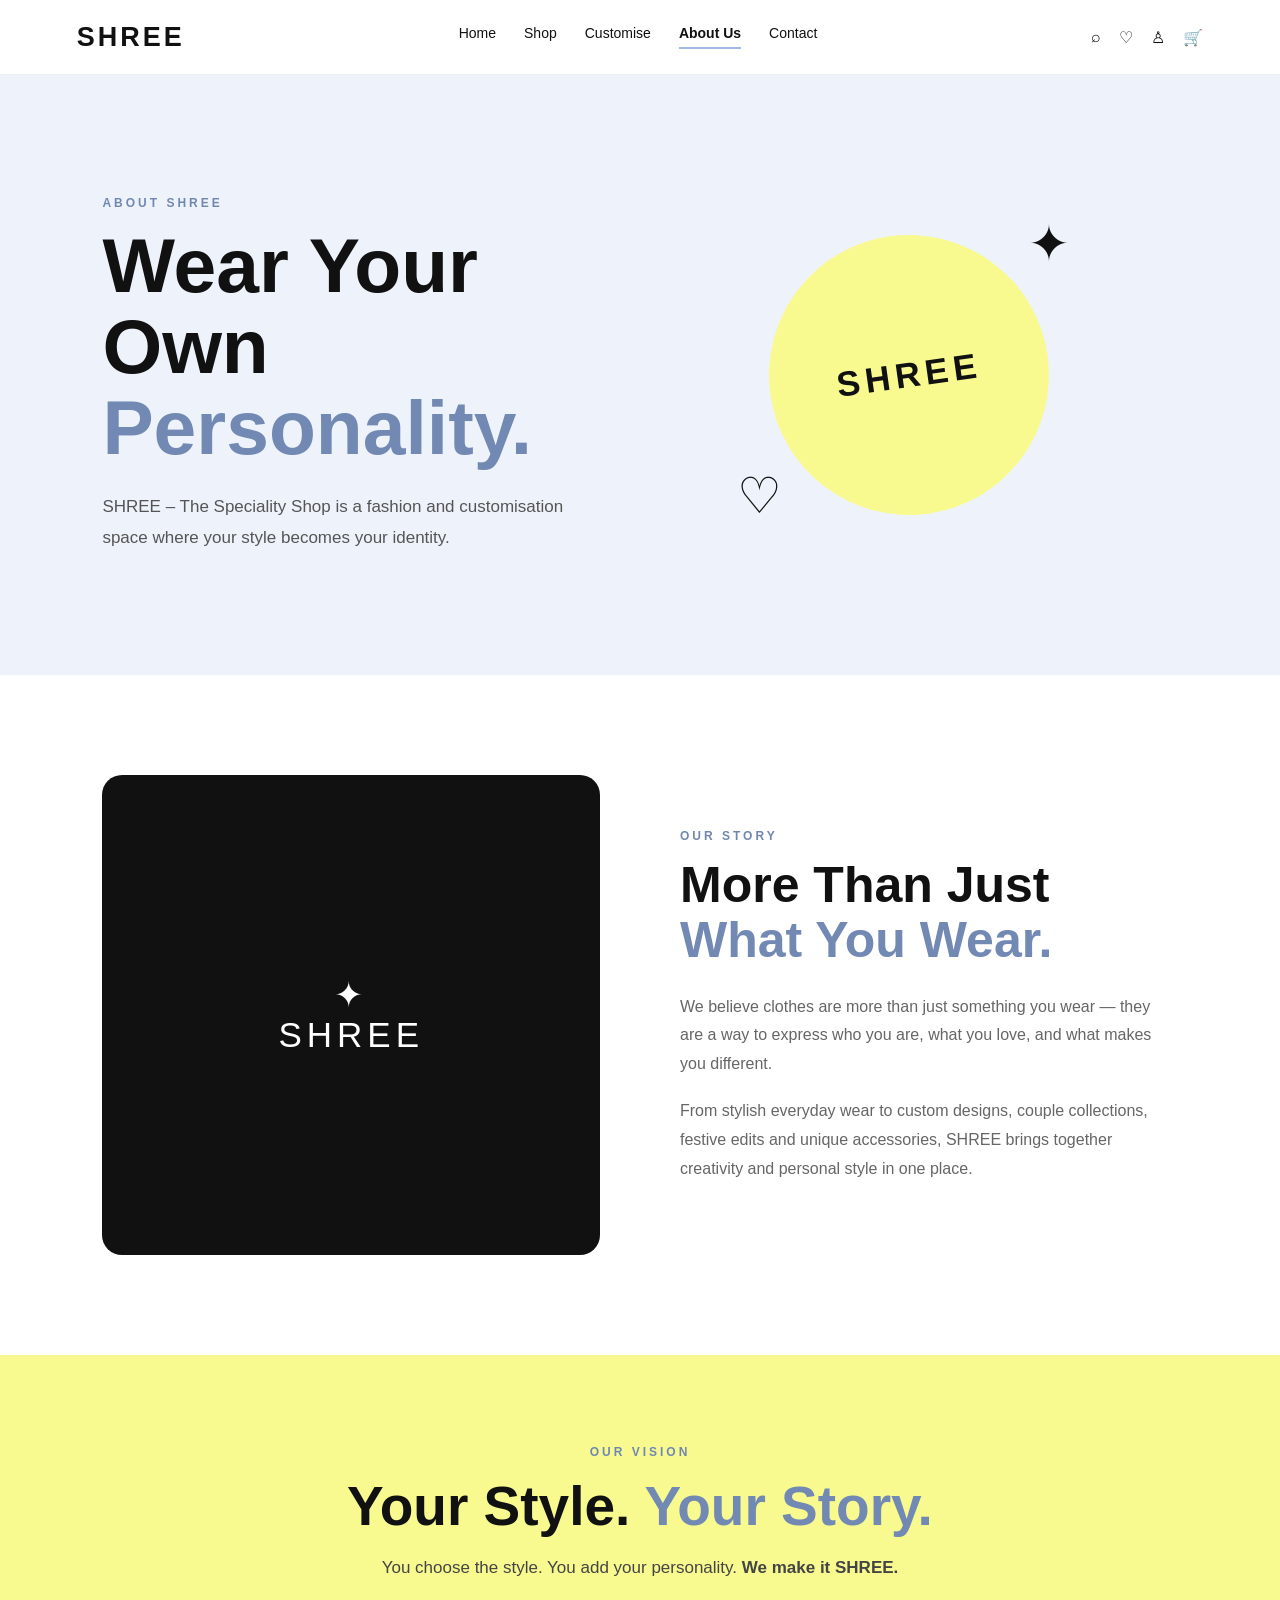
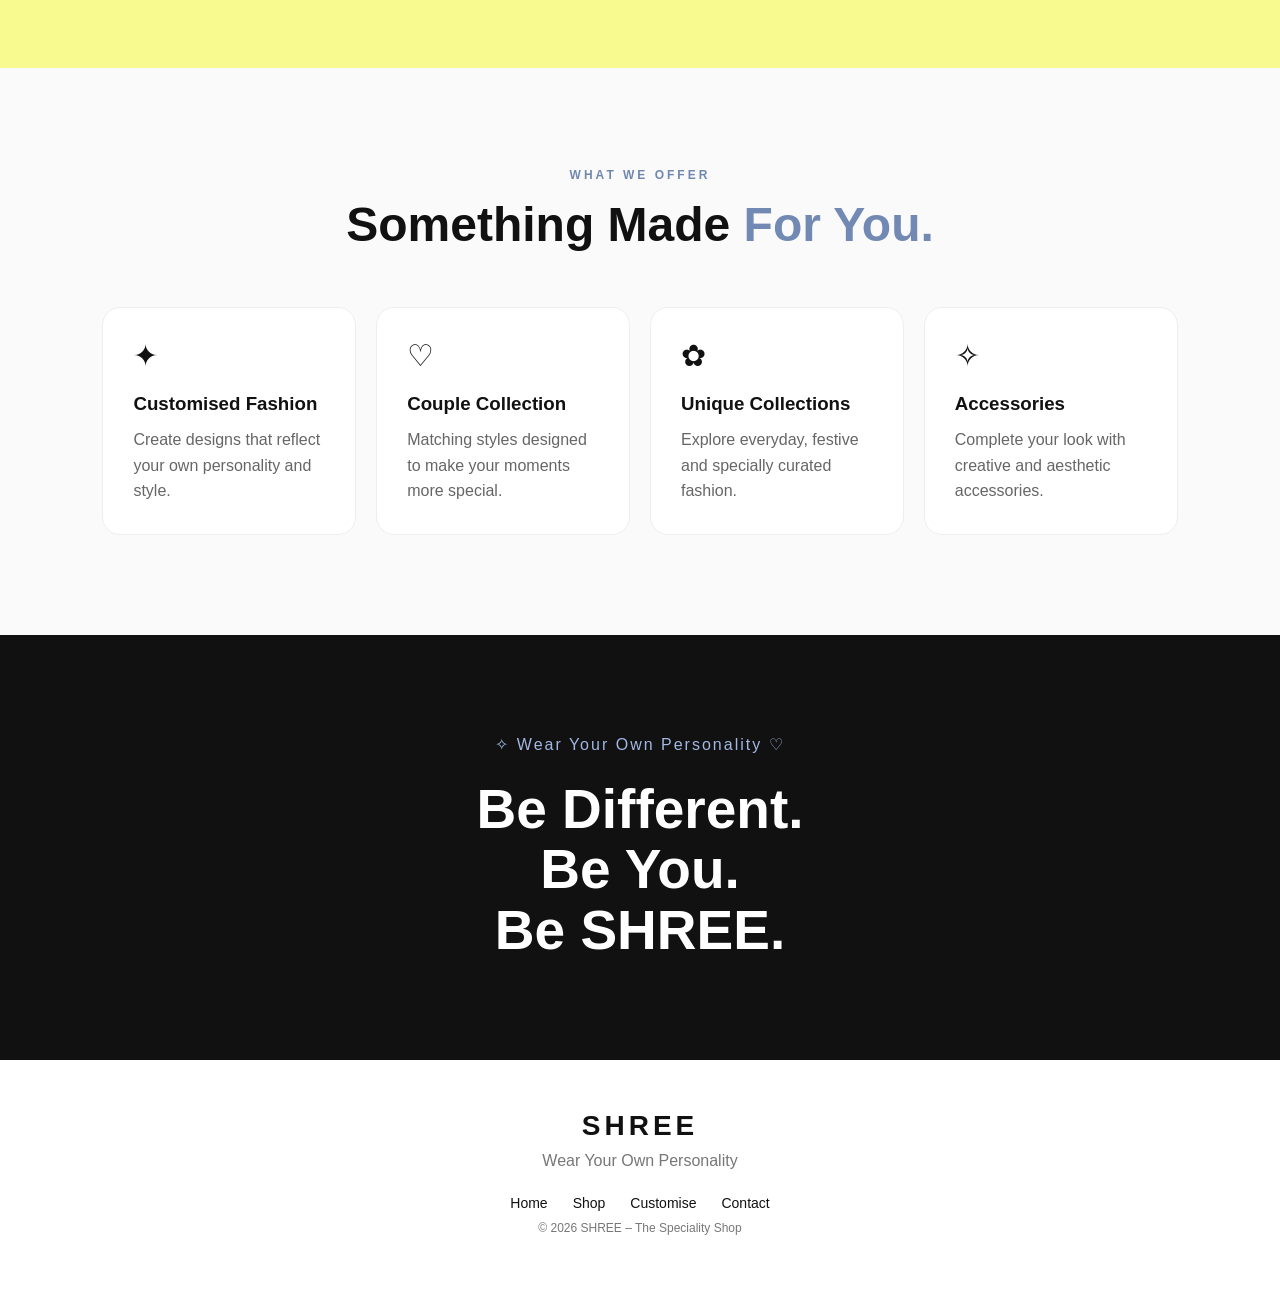
<file: about.html>
<!DOCTYPE html>
<html lang="en">
<head>
    <meta charset="UTF-8">
    <meta name="viewport" content="width=device-width, initial-scale=1.0">

    <title>About Us | SHREE</title>

    <link rel="stylesheet" href="about.css">
</head>

<body>

<!-- NAVBAR -->

<header class="navbar">

    <div class="logo">
        SHREE
    </div>

    <nav>
        <a href="index.html">Home</a>
        <a href="products.html">Shop</a>
        <a href="customise.html">Customise</a>
        <a href="about.html" class="active">About Us</a>
        <a href="contact.html">Contact</a>
    </nav>

    <div class="nav-icons">
        <span>⌕</span>
        <a href="wishlist.html">♡</a>
        <a href="login.html">♙</a>
        <a href="cart.html">🛒</a>
    </div>

</header>


<!-- ABOUT HERO -->

<section class="about-hero">

    <div class="about-text">

        <p class="small-title">
            ABOUT SHREE
        </p>

        <h1>
            Wear Your Own
            <span>Personality.</span>
        </h1>

        <p>
            SHREE – The Speciality Shop is a fashion and
            customisation space where your style becomes
            your identity.
        </p>

    </div>

    <div class="about-art">

        <div class="circle">
            SHREE
        </div>

        <span class="star">✦</span>
        <span class="heart">♡</span>

    </div>

</section>


<!-- OUR STORY -->

<section class="story">

    <div class="story-image">
        <div>
            ✦
            <br>
            SHREE
        </div>
    </div>

    <div class="story-content">

        <p class="small-title">
            OUR STORY
        </p>

        <h2>
            More Than Just
            <br>
            <span>What You Wear.</span>
        </h2>

        <p>
            We believe clothes are more than just something
            you wear — they are a way to express who you are,
            what you love, and what makes you different.
        </p>

        <p>
            From stylish everyday wear to custom designs,
            couple collections, festive edits and unique
            accessories, SHREE brings together creativity
            and personal style in one place.
        </p>

    </div>

</section>


<!-- OUR VISION -->

<section class="vision">

    <p class="small-title">
        OUR VISION
    </p>

    <h2>
        Your Style.
        <span>Your Story.</span>
    </h2>

    <p>
        You choose the style.
        You add your personality.
        <strong>We make it SHREE.</strong>
    </p>

</section>


<!-- WHAT WE OFFER -->

<section class="offer-section">

    <div class="section-heading">

        <p class="small-title">
            WHAT WE OFFER
        </p>

        <h2>
            Something Made
            <span>For You.</span>
        </h2>

    </div>


    <div class="offer-grid">

        <div class="offer-card">
            <div class="icon">✦</div>

            <h3>
                Customised Fashion
            </h3>

            <p>
                Create designs that reflect your
                own personality and style.
            </p>
        </div>


        <div class="offer-card">
            <div class="icon">♡</div>

            <h3>
                Couple Collection
            </h3>

            <p>
                Matching styles designed to make
                your moments more special.
            </p>
        </div>


        <div class="offer-card">
            <div class="icon">✿</div>

            <h3>
                Unique Collections
            </h3>

            <p>
                Explore everyday, festive and
                specially curated fashion.
            </p>
        </div>


        <div class="offer-card">
            <div class="icon">✧</div>

            <h3>
                Accessories
            </h3>

            <p>
                Complete your look with creative
                and aesthetic accessories.
            </p>
        </div>

    </div>

</section>


<!-- BRAND STATEMENT -->

<section class="brand-statement">

    <p>
        ✧ Wear Your Own Personality ♡
    </p>

    <h2>
        Be Different.
        <br>
        Be You.
        <br>
        Be SHREE.
    </h2>

</section>


<!-- FOOTER -->

<footer>

    <div class="footer-logo">
        SHREE
    </div>

    <p>
        Wear Your Own Personality
    </p>

    <div class="footer-links">

        <a href="index.html">Home</a>
        <a href="products.html">Shop</a>
        <a href="customise.html">Customise</a>
        <a href="contact.html">Contact</a>

    </div>

    <p class="copyright">
        © 2026 SHREE – The Speciality Shop
    </p>

</footer>

</body>
</html>
</file>
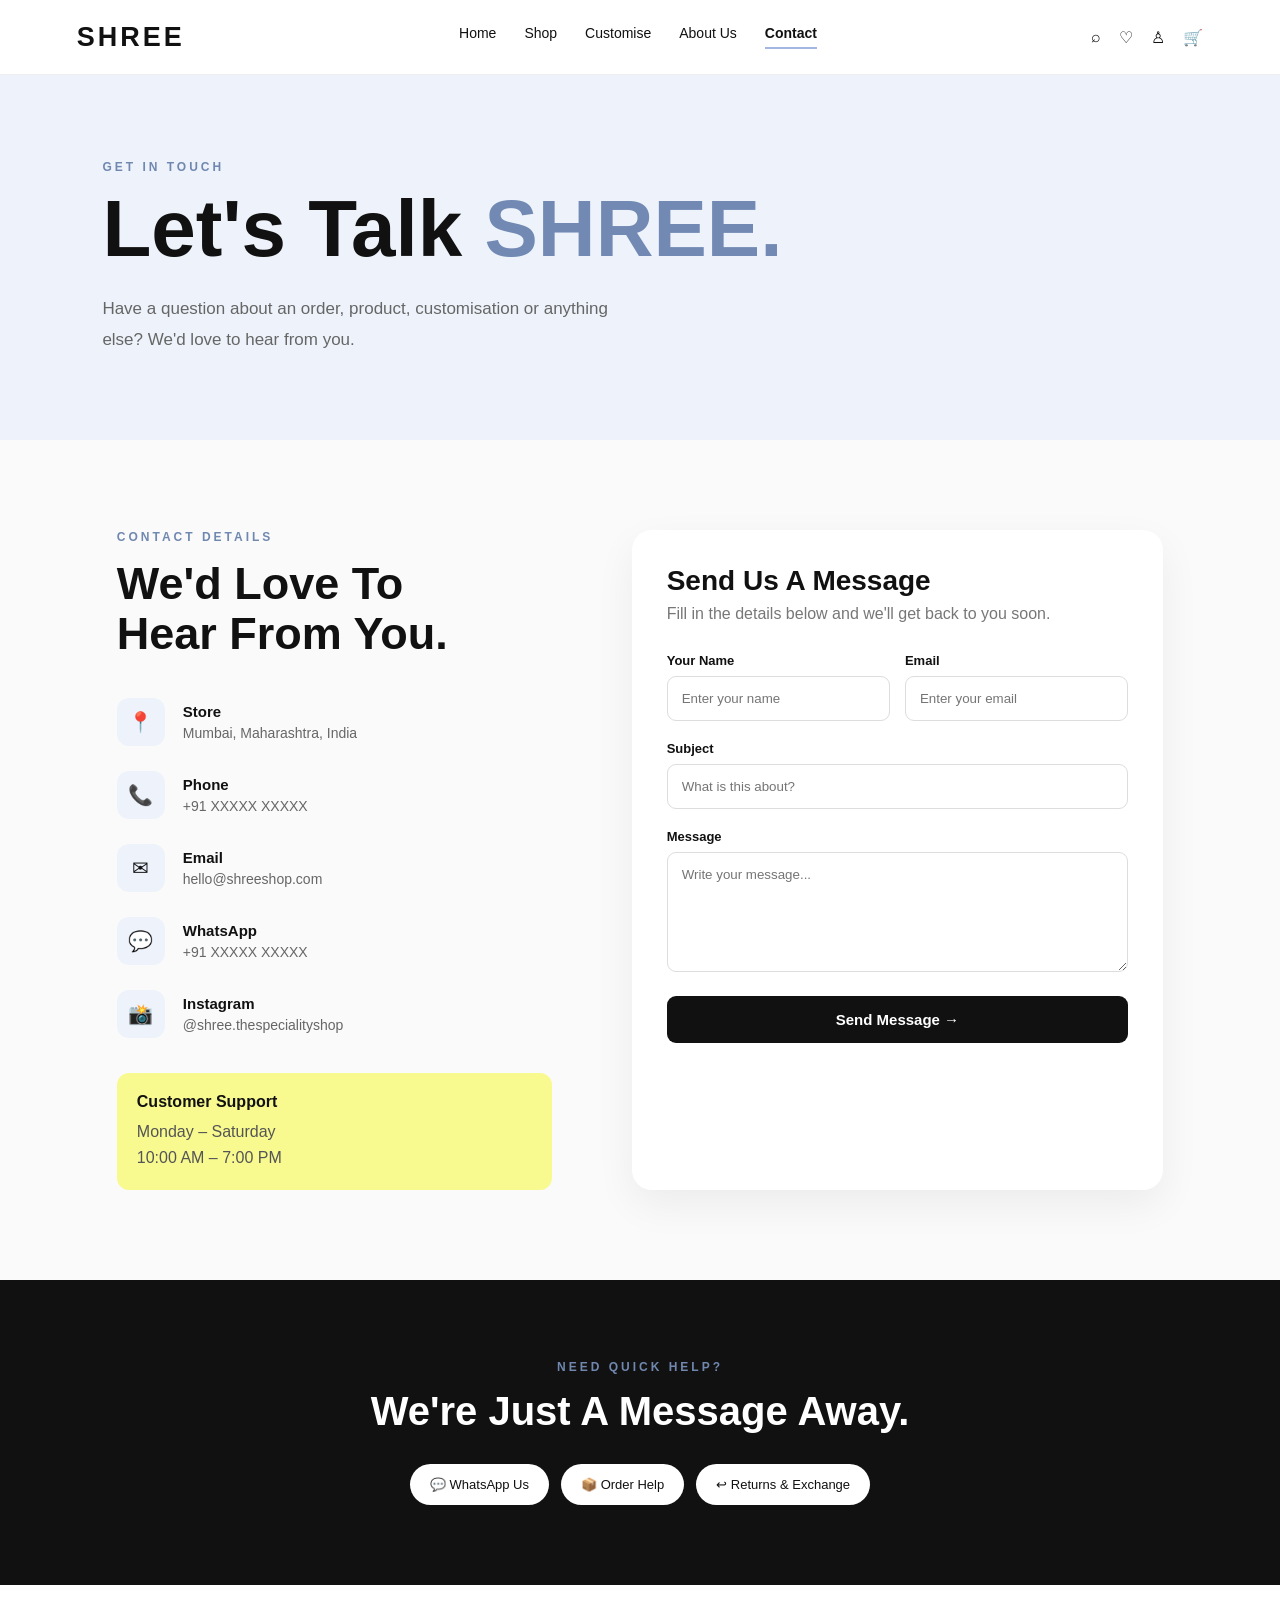
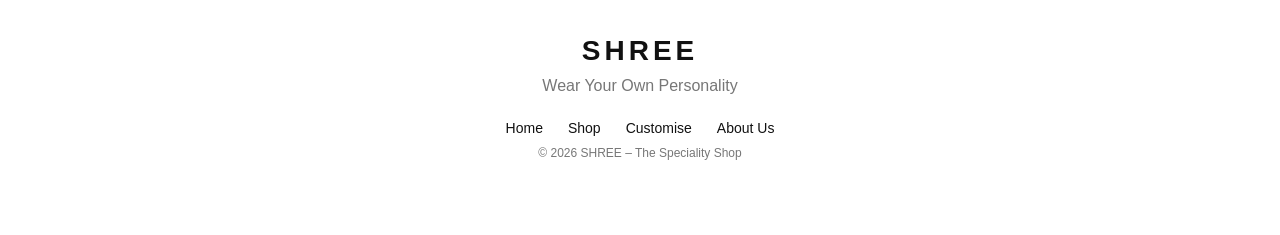
<file: contact.html>
<!DOCTYPE html>
<html lang="en">
<head>
    <meta charset="UTF-8">
    <meta name="viewport" content="width=device-width, initial-scale=1.0">

    <title>Contact Us | SHREE</title>

    <link rel="stylesheet" href="contact.css">
</head>

<body>

<!-- NAVBAR -->

<header class="navbar">

    <div class="logo">
        SHREE
    </div>

    <nav>
        <a href="index.html">Home</a>
        <a href="products.html">Shop</a>
        <a href="customise.html">Customise</a>
        <a href="about.html">About Us</a>
        <a href="contact.html" class="active">Contact</a>
    </nav>

    <div class="nav-icons">
        <span>⌕</span>
        <a href="wishlist.html">♡</a>
        <a href="login.html">♙</a>
        <a href="cart.html">🛒</a>
    </div>

</header>


<!-- CONTACT HERO -->

<section class="contact-hero">

    <div>

        <p class="small-title">
            GET IN TOUCH
        </p>

        <h1>
            Let's Talk
            <span>SHREE.</span>
        </h1>

        <p>
            Have a question about an order, product,
            customisation or anything else?
            We'd love to hear from you.
        </p>

    </div>

</section>


<!-- CONTACT SECTION -->

<section class="contact-section">

    <!-- DETAILS -->

    <div class="contact-details">

        <p class="small-title">
            CONTACT DETAILS
        </p>

        <h2>
            We'd Love To
            <br>
            Hear From You.
        </h2>


        <div class="detail">

            <div class="detail-icon">
                📍
            </div>

            <div>
                <h3>
                    Store
                </h3>

                <p>
                    Mumbai, Maharashtra, India
                </p>
            </div>

        </div>


        <div class="detail">

            <div class="detail-icon">
                📞
            </div>

            <div>
                <h3>
                    Phone
                </h3>

                <p>
                    +91 XXXXX XXXXX
                </p>
            </div>

        </div>


        <div class="detail">

            <div class="detail-icon">
                ✉
            </div>

            <div>
                <h3>
                    Email
                </h3>

                <p>
                    hello@shreeshop.com
                </p>
            </div>

        </div>


        <div class="detail">

            <div class="detail-icon">
                💬
            </div>

            <div>
                <h3>
                    WhatsApp
                </h3>

                <p>
                    +91 XXXXX XXXXX
                </p>
            </div>

        </div>


        <div class="detail">

            <div class="detail-icon">
                📸
            </div>

            <div>
                <h3>
                    Instagram
                </h3>

                <p>
                    @shree.thespecialityshop
                </p>
            </div>

        </div>


        <div class="support-time">

            <strong>
                Customer Support
            </strong>

            <p>
                Monday – Saturday
                <br>
                10:00 AM – 7:00 PM
            </p>

        </div>

    </div>


    <!-- FORM -->

    <div class="contact-form">

        <h2>
            Send Us A Message
        </h2>

        <p>
            Fill in the details below and we'll get back
            to you soon.
        </p>


        <form id="contactForm">

            <div class="form-row">

                <div class="field">

                    <label>
                        Your Name
                    </label>

                    <input
                        type="text"
                        id="name"
                        placeholder="Enter your name"
                        required>

                </div>


                <div class="field">

                    <label>
                        Email
                    </label>

                    <input
                        type="email"
                        id="email"
                        placeholder="Enter your email"
                        required>

                </div>

            </div>


            <div class="field">

                <label>
                    Subject
                </label>

                <input
                    type="text"
                    id="subject"
                    placeholder="What is this about?"
                    required>

            </div>


            <div class="field">

                <label>
                    Message
                </label>

                <textarea
                    id="message"
                    rows="6"
                    placeholder="Write your message..."
                    required></textarea>

            </div>


            <button type="submit">
                Send Message →
            </button>

            <p
                id="formMessage"
                class="form-message">
            </p>

        </form>

    </div>

</section>


<!-- QUICK HELP -->

<section class="quick-help">

    <p class="small-title">
        NEED QUICK HELP?
    </p>

    <h2>
        We're Just A Message Away.
    </h2>

    <div class="help-buttons">

        <a href="#">
            💬 WhatsApp Us
        </a>

        <a href="#">
            📦 Order Help
        </a>

        <a href="#">
            ↩ Returns & Exchange
        </a>

    </div>

</section>


<!-- FOOTER -->

<footer>

    <div class="footer-logo">
        SHREE
    </div>

    <p>
        Wear Your Own Personality
    </p>

    <div class="footer-links">

        <a href="index.html">Home</a>
        <a href="products.html">Shop</a>
        <a href="customise.html">Customise</a>
        <a href="about.html">About Us</a>

    </div>

    <p class="copyright">
        © 2026 SHREE – The Speciality Shop
    </p>

</footer>


<script src="contact.js"></script>

</body>
</html>
</file>
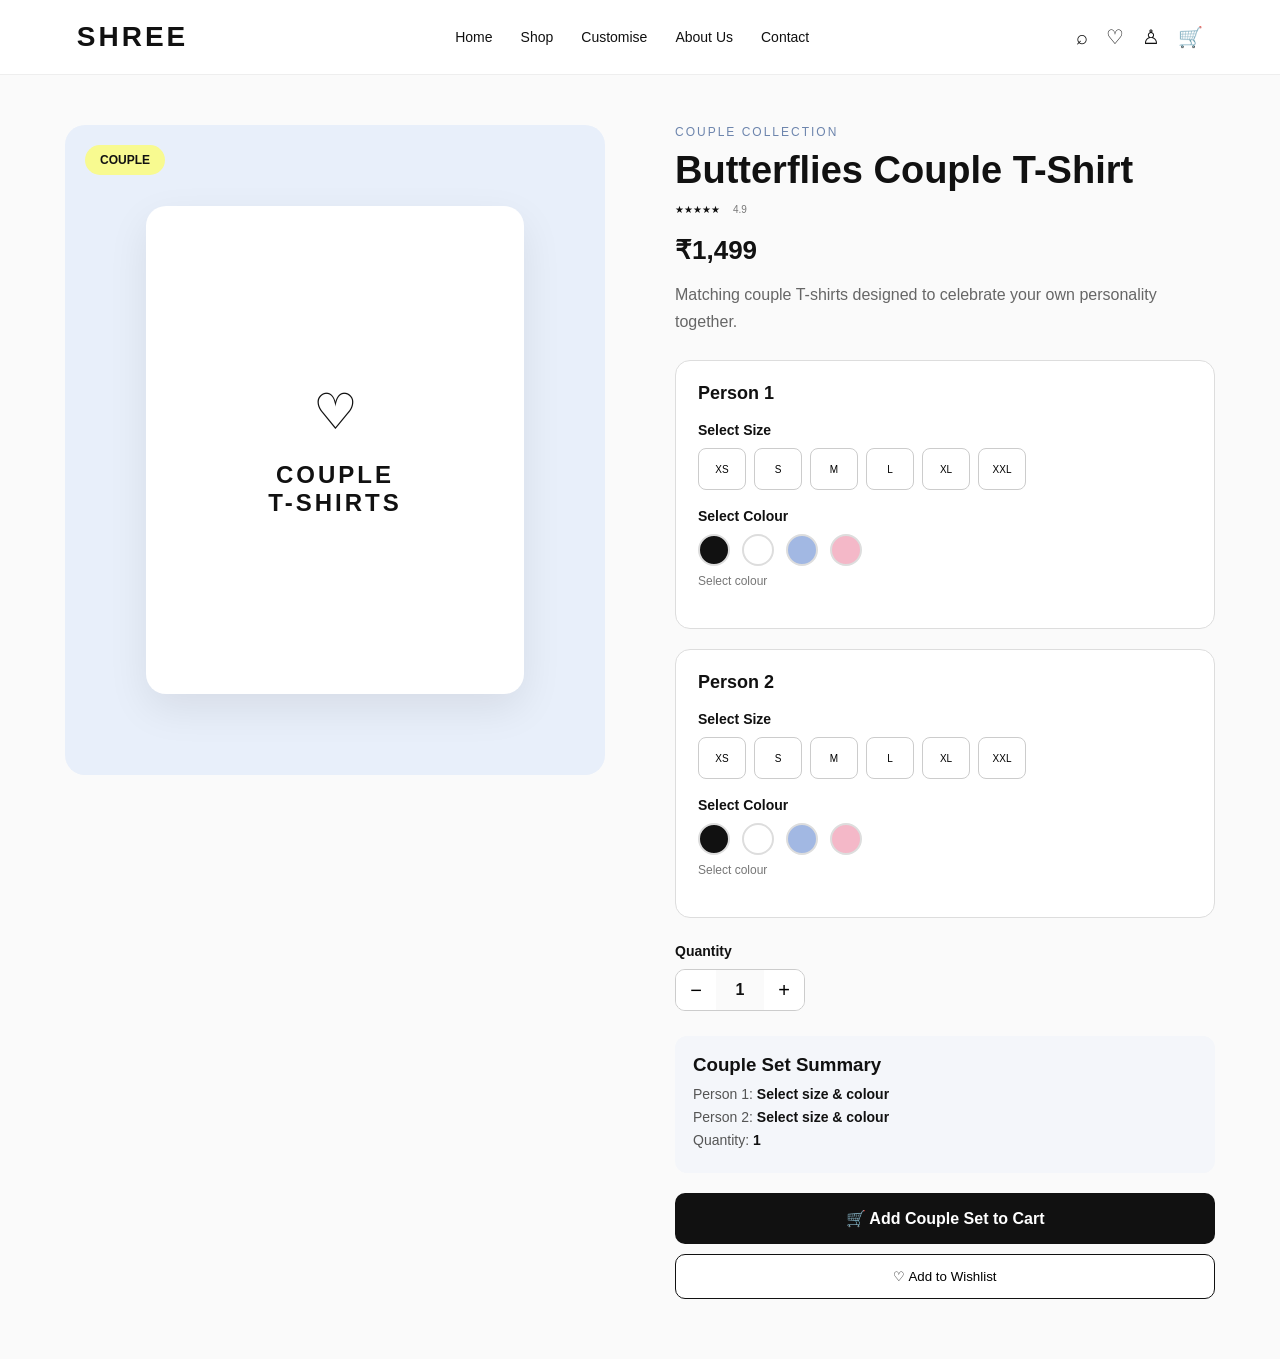
<file: couple-product.html>
<!DOCTYPE html>
<html lang="en">
<head>
    <meta charset="UTF-8">
    <meta name="viewport" content="width=device-width, initial-scale=1.0">

    <title>Couple T-Shirt | SHREE</title>

    <link rel="stylesheet" href="product-details.css">
    <link rel="stylesheet" href="couple-product.css">
</head>

<body>

<!-- ================= NAVBAR ================= -->

<header class="navbar">

    <div class="logo">SHREE</div>

    <nav>
        <a href="index.html">Home</a>
        <a href="products.html">Shop</a>
        <a href="customise.html">Customise</a>
        <a href="about.html">About Us</a>
        <a href="contact.html">Contact</a>
    </nav>

    <div class="nav-icons">
        <span>⌕</span>
        <a href="wishlist.html">♡</a>
        <a href="login.html">♙</a>
        <a href="cart.html">🛒</a>
    </div>

</header>


<!-- ================= PRODUCT ================= -->

<main class="couple-product">

    <!-- LEFT : PRODUCT IMAGE -->

    <section class="couple-image-section">

        <div class="product-image-box">

            <span class="couple-badge">
                COUPLE
            </span>

            <div class="couple-placeholder">
                <span>♡</span>
                <h2>COUPLE<br>T-SHIRTS</h2>
            </div>

        </div>

    </section>


    <!-- RIGHT : PRODUCT DETAILS -->

    <section class="couple-details">

        <p class="category">
            COUPLE COLLECTION
        </p>

        <h1>
            Butterflies Couple T-Shirt
        </h1>

        <div class="rating">
            ★★★★★
            <span>4.9</span>
        </div>

        <div class="price">
            ₹1,499
        </div>

        <p class="description">
            Matching couple T-shirts designed to celebrate
            your own personality together.
        </p>


        <!-- ================= PERSON 1 ================= -->

        <div class="person-box">

            <h2>
                Person 1
            </h2>

            <!-- SIZE -->

            <div class="option-section">

                <label>
                    Select Size
                </label>

                <div class="size-options person1-size">

                    <button data-size="XS">XS</button>
                    <button data-size="S">S</button>
                    <button data-size="M">M</button>
                    <button data-size="L">L</button>
                    <button data-size="XL">XL</button>
                    <button data-size="XXL">XXL</button>

                </div>

            </div>


            <!-- COLOUR -->

            <div class="option-section">

                <label>
                    Select Colour
                </label>

                <div class="colour-options person1-colour">

                    <button
                        class="colour black"
                        data-colour="Black">
                    </button>

                    <button
                        class="colour white"
                        data-colour="White">
                    </button>

                    <button
                        class="colour blue"
                        data-colour="Sky Blue">
                    </button>

                    <button
                        class="colour pink"
                        data-colour="Pink">
                    </button>

                </div>

                <p class="selected-text" id="person1Colour">
                    Select colour
                </p>

            </div>

        </div>


        <!-- ================= PERSON 2 ================= -->

        <div class="person-box">

            <h2>
                Person 2
            </h2>

            <!-- SIZE -->

            <div class="option-section">

                <label>
                    Select Size
                </label>

                <div class="size-options person2-size">

                    <button data-size="XS">XS</button>
                    <button data-size="S">S</button>
                    <button data-size="M">M</button>
                    <button data-size="L">L</button>
                    <button data-size="XL">XL</button>
                    <button data-size="XXL">XXL</button>

                </div>

            </div>


            <!-- COLOUR -->

            <div class="option-section">

                <label>
                    Select Colour
                </label>

                <div class="colour-options person2-colour">

                    <button
                        class="colour black"
                        data-colour="Black">
                    </button>

                    <button
                        class="colour white"
                        data-colour="White">
                    </button>

                    <button
                        class="colour blue"
                        data-colour="Sky Blue">
                    </button>

                    <button
                        class="colour pink"
                        data-colour="Pink">
                    </button>

                </div>

                <p class="selected-text" id="person2Colour">
                    Select colour
                </p>

            </div>

        </div>


        <!-- ================= QUANTITY ================= -->

        <div class="quantity-section">

            <label>
                Quantity
            </label>

            <div class="quantity">

                <button id="minus">
                    −
                </button>

                <span id="quantity">
                    1
                </span>

                <button id="plus">
                    +
                </button>

            </div>

        </div>


        <!-- ================= SUMMARY ================= -->

        <div class="couple-summary">

            <h3>
                Couple Set Summary
            </h3>

            <p>
                Person 1:
                <span id="summaryP1">
                    Select size & colour
                </span>
            </p>

            <p>
                Person 2:
                <span id="summaryP2">
                    Select size & colour
                </span>
            </p>

            <p>
                Quantity:
                <span id="summaryQty">
                    1
                </span>
            </p>

        </div>


        <!-- ================= BUTTON ================= -->

        <button
            class="add-couple-cart"
            id="addCoupleCart">

            🛒 Add Couple Set to Cart

        </button>

        <button
            class="wishlist-btn"
            id="wishlistBtn">

            ♡ Add to Wishlist

        </button>

        <p
            class="error-message"
            id="errorMessage">
        </p>

    </section>

</main>


<!-- ================= JS ================= -->

<script src="couple-product.js"></script>

</body>
</html>
</file>
<file: about.css>
* {
    margin: 0;
    padding: 0;
    box-sizing: border-box;
}

body {
    font-family: Arial, sans-serif;
    color: #111;
    background: #fafafa;
}


/* NAVBAR */

.navbar {
    height: 75px;
    padding: 0 6%;

    background: white;

    display: flex;
    align-items: center;
    justify-content: space-between;

    border-bottom: 1px solid #eee;
}

.logo {
    font-size: 27px;
    font-weight: 800;
    letter-spacing: 3px;
}

.navbar nav {
    display: flex;
    gap: 28px;
}

.navbar nav a {
    color: #111;
    text-decoration: none;
    font-size: 14px;
}

.navbar nav a.active {
    font-weight: bold;
    border-bottom: 2px solid #a2b8e3;
    padding-bottom: 6px;
}

.nav-icons {
    display: flex;
    gap: 18px;
}

.nav-icons a {
    text-decoration: none;
    color: #111;
}


/* COMMON */

.small-title {
    font-size: 12px;
    letter-spacing: 3px;
    font-weight: bold;
    color: #7088b0;
    margin-bottom: 15px;
}


/* HERO */

.about-hero {
    min-height: 600px;
    padding: 80px 8%;

    display: grid;
    grid-template-columns: 1fr 1fr;

    align-items: center;

    background: #eef3fb;
}

.about-text {
    max-width: 600px;
}

.about-text h1 {
    font-size: clamp(45px, 6vw, 80px);
    line-height: 1.05;
    margin-bottom: 25px;
}

.about-text h1 span {
    color: #7189b3;
}

.about-text > p:last-child {
    max-width: 500px;

    font-size: 17px;
    line-height: 1.8;

    color: #555;
}


/* HERO ART */

.about-art {
    height: 400px;

    display: flex;
    align-items: center;
    justify-content: center;

    position: relative;
}

.circle {
    width: 280px;
    height: 280px;

    border-radius: 50%;

    background: #f8fa90;

    display: flex;
    align-items: center;
    justify-content: center;

    font-size: 35px;
    font-weight: 800;
    letter-spacing: 5px;

    transform: rotate(-8deg);
}

.star {
    position: absolute;
    top: 40px;
    right: 20%;
    font-size: 50px;
}

.heart {
    position: absolute;
    bottom: 50px;
    left: 18%;
    font-size: 50px;
}


/* STORY */

.story {
    padding: 100px 8%;

    display: grid;
    grid-template-columns: 1fr 1fr;

    gap: 80px;

    align-items: center;

    background: white;
}

.story-image {
    height: 480px;

    background: #111;

    display: flex;
    align-items: center;
    justify-content: center;

    border-radius: 20px;
}

.story-image div {
    color: white;

    text-align: center;

    font-size: 35px;
    letter-spacing: 5px;
}

.story-content h2 {
    font-size: 50px;
    line-height: 1.1;

    margin-bottom: 25px;
}

.story-content h2 span {
    color: #7189b3;
}

.story-content p:not(.small-title) {
    color: #666;

    line-height: 1.8;

    margin-bottom: 18px;

    max-width: 550px;
}


/* VISION */

.vision {
    padding: 90px 20px;

    text-align: center;

    background: #f8fa90;
}

.vision h2 {
    font-size: 55px;

    margin-bottom: 20px;
}

.vision h2 span {
    color: #7189b3;
}

.vision p:last-child {
    color: #444;
    font-size: 17px;
}


/* OFFER */

.offer-section {
    padding: 100px 8%;
}

.section-heading {
    text-align: center;
    margin-bottom: 55px;
}

.section-heading h2 {
    font-size: 48px;
}

.section-heading h2 span {
    color: #7189b3;
}

.offer-grid {
    display: grid;

    grid-template-columns:
        repeat(4, 1fr);

    gap: 20px;
}

.offer-card {
    padding: 30px;

    background: white;

    border: 1px solid #eee;

    border-radius: 18px;

    transition: .25s;
}

.offer-card:hover {
    transform: translateY(-7px);

    box-shadow:
        0 15px 35px rgba(0,0,0,.08);
}

.icon {
    font-size: 30px;

    margin-bottom: 20px;
}

.offer-card h3 {
    margin-bottom: 12px;
}

.offer-card p {
    color: #666;
    line-height: 1.6;
}


/* BRAND STATEMENT */

.brand-statement {
    padding: 100px 20px;

    background: #111;

    color: white;

    text-align: center;
}

.brand-statement p {
    color: #a2b8e3;

    letter-spacing: 2px;

    margin-bottom: 25px;
}

.brand-statement h2 {
    font-size: 55px;
    line-height: 1.1;
}


/* FOOTER */

footer {
    background: white;

    text-align: center;

    padding: 50px 20px;
}

.footer-logo {
    font-size: 28px;
    font-weight: bold;
    letter-spacing: 4px;
}

footer > p {
    color: #777;
    margin: 10px 0 25px;
}

.footer-links {
    display: flex;
    justify-content: center;
    gap: 25px;
}

.footer-links a {
    color: #111;
    text-decoration: none;
    font-size: 14px;
}

.copyright {
    font-size: 12px;
}


/* MOBILE */

@media (max-width: 800px) {

    .navbar nav {
        display: none;
    }

    .about-hero,
    .story {
        grid-template-columns: 1fr;

        padding: 60px 6%;
    }

    .about-art {
        height: 300px;
    }

    .circle {
        width: 210px;
        height: 210px;
        font-size: 25px;
    }

    .story-content h2 {
        font-size: 38px;
    }

    .offer-grid {
        grid-template-columns: 1fr 1fr;
    }

    .vision h2,
    .brand-statement h2 {
        font-size: 40px;
    }
}

@media (max-width: 500px) {

    .offer-grid {
        grid-template-columns: 1fr;
    }
}
</file>
<file: contact.css>
* {
    margin: 0;
    padding: 0;
    box-sizing: border-box;
}

body {
    font-family: Arial, sans-serif;
    color: #111;
    background: #fafafa;
}


/* NAVBAR */

.navbar {
    height: 75px;
    padding: 0 6%;

    background: white;

    display: flex;
    align-items: center;
    justify-content: space-between;

    border-bottom: 1px solid #eee;
}

.logo {
    font-size: 27px;
    font-weight: 800;
    letter-spacing: 3px;
}

.navbar nav {
    display: flex;
    gap: 28px;
}

.navbar nav a {
    color: #111;
    text-decoration: none;
    font-size: 14px;
}

.navbar nav a.active {
    font-weight: bold;
    border-bottom: 2px solid #a2b8e3;
    padding-bottom: 6px;
}

.nav-icons {
    display: flex;
    gap: 18px;
}

.nav-icons a {
    color: #111;
    text-decoration: none;
}


/* COMMON */

.small-title {
    color: #7088b0;

    font-size: 12px;

    letter-spacing: 3px;

    font-weight: bold;

    margin-bottom: 15px;
}


/* HERO */

.contact-hero {
    padding: 85px 8%;

    background: #eef3fb;
}

.contact-hero h1 {
    font-size: clamp(50px, 7vw, 80px);

    line-height: 1;

    margin-bottom: 25px;
}

.contact-hero h1 span {
    color: #7189b3;
}

.contact-hero p:last-child {
    max-width: 550px;

    color: #666;

    line-height: 1.8;

    font-size: 17px;
}


/* CONTACT SECTION */

.contact-section {
    max-width: 1200px;

    margin: auto;

    padding: 90px 6%;

    display: grid;

    grid-template-columns: 0.9fr 1.1fr;

    gap: 80px;
}


/* DETAILS */

.contact-details h2 {
    font-size: 45px;

    line-height: 1.1;

    margin-bottom: 40px;
}

.detail {
    display: flex;

    align-items: center;

    gap: 18px;

    margin-bottom: 25px;
}

.detail-icon {
    width: 48px;
    height: 48px;

    background: #eef3fb;

    border-radius: 12px;

    display: flex;

    align-items: center;
    justify-content: center;

    font-size: 20px;
}

.detail h3 {
    font-size: 15px;

    margin-bottom: 5px;
}

.detail p {
    color: #666;

    font-size: 14px;
}

.support-time {
    margin-top: 35px;

    padding: 20px;

    background: #f8fa90;

    border-radius: 12px;
}

.support-time p {
    margin-top: 8px;

    color: #555;

    line-height: 1.6;
}


/* FORM */

.contact-form {
    background: white;

    padding: 35px;

    border-radius: 20px;

    box-shadow:
        0 15px 40px rgba(0,0,0,.06);
}

.contact-form h2 {
    font-size: 28px;

    margin-bottom: 8px;
}

.contact-form > p {
    color: #777;

    margin-bottom: 30px;
}

.form-row {
    display: grid;

    grid-template-columns: 1fr 1fr;

    gap: 15px;
}

.field {
    margin-bottom: 20px;
}

.field label {
    display: block;

    font-size: 13px;

    font-weight: bold;

    margin-bottom: 8px;
}

.field input,
.field textarea {
    width: 100%;

    padding: 14px;

    border: 1px solid #ddd;

    border-radius: 9px;

    font-family: inherit;

    outline: none;
}

.field input:focus,
.field textarea:focus {
    border-color: #a2b8e3;
}

.field textarea {
    resize: vertical;
}

.contact-form button {
    width: 100%;

    padding: 15px;

    background: #111;

    color: white;

    border: none;

    border-radius: 9px;

    font-size: 15px;

    font-weight: bold;

    cursor: pointer;
}

.contact-form button:hover {
    background: #a2b8e3;

    color: #111;
}

.form-message {
    text-align: center;

    margin-top: 12px;

    font-size: 13px;
}


/* QUICK HELP */

.quick-help {
    padding: 80px 20px;

    text-align: center;

    background: #111;

    color: white;
}

.quick-help h2 {
    font-size: 40px;

    margin-bottom: 30px;
}

.help-buttons {
    display: flex;

    justify-content: center;

    gap: 12px;

    flex-wrap: wrap;
}

.help-buttons a {
    padding: 13px 20px;

    background: white;

    color: #111;

    text-decoration: none;

    border-radius: 30px;

    font-size: 13px;
}


/* FOOTER */

footer {
    padding: 50px 20px;

    text-align: center;

    background: white;
}

.footer-logo {
    font-size: 28px;

    font-weight: bold;

    letter-spacing: 4px;
}

footer > p {
    color: #777;

    margin: 10px 0 25px;
}

.footer-links {
    display: flex;

    justify-content: center;

    gap: 25px;
}

.footer-links a {
    color: #111;

    text-decoration: none;

    font-size: 14px;
}

.copyright {
    font-size: 12px;
}


/* MOBILE */

@media (max-width: 800px) {

    .navbar nav {
        display: none;
    }

    .contact-section {
        grid-template-columns: 1fr;

        gap: 50px;

        padding: 60px 6%;
    }

    .contact-details h2 {
        font-size: 38px;
    }

    .form-row {
        grid-template-columns: 1fr;
    }

    .quick-help h2 {
        font-size: 32px;
    }
}
</file>
<file: product-details.css>
/* =====================================================
   SHREE PRODUCT DETAILS PAGE
===================================================== */

* {
    box-sizing: border-box;
}


body {
    background: #fbf9f4;
}


/* ================= BREADCRUMB ================= */

.breadcrumb {

    padding: 12px 3.5%;

    display: flex;

    gap: 10px;

    align-items: center;

    font-size: 9px;

    color: #777;

}


.breadcrumb strong {
    color: #333;
    font-weight: 500;
}


/* ================= PRODUCT PAGE ================= */

.product-page {

    padding: 0 3.5% 35px;

    display: grid;

    grid-template-columns: 55% 45%;

    gap: 25px;

}


/* ================= GALLERY ================= */

.product-gallery {

    display: grid;

    grid-template-columns: 65px 1fr;

    gap: 15px;

}


.thumbnail-list {

    display: flex;

    flex-direction: column;

    gap: 9px;

}


.thumbnail {

    width: 63px;

    height: 63px;

    border: 1px solid #eee;

    border-radius: 7px;

    background: #eee8df;

    overflow: hidden;

    cursor: pointer;

    padding: 0;

}


.thumbnail.active {

    border: 2px solid #7895d1;

}


.thumbnail img {

    width: 100%;

    height: 100%;

    object-fit: cover;

}


.main-product-image {

    height: 400px;

    background: #e8e0d6;

    border-radius: 8px;

    position: relative;

    overflow: hidden;

}


.main-product-image > img {

    width: 100%;

    height: 100%;

    object-fit: cover;

}


.main-wishlist {

    position: absolute;

    top: 12px;

    right: 12px;

    width: 35px;

    height: 35px;

    border: none;

    border-radius: 50%;

    background: white;

    font-size: 21px;

    cursor: pointer;

}


.main-wishlist.active {

    background: #f8fa90;

}


.image-note {

    position: absolute;

    top: 35px;

    left: 35px;

    font-family: "Patrick Hand";

    font-size: 22px;

    line-height: .95;

    transform: rotate(-7deg);

}


.image-arrows {

    position: absolute;

    right: 10px;

    bottom: 10px;

    background: white;

    border-radius: 20px;

    height: 35px;

    display: flex;

    align-items: center;

    gap: 10px;

    padding: 0 7px;

}


.image-arrows button {

    border: none;

    background: transparent;

    font-size: 22px;

    cursor: pointer;

}


.image-arrows span {

    font-size: 9px;

}


/* ================= PRODUCT INFORMATION ================= */

.product-info-page {

    padding: 5px 20px;

}


.badge {

    display: inline-block;

    background: #a9bce8;

    color: #18284e;

    border-radius: 5px;

    padding: 4px 9px;

    font-size: 9px;

    font-weight: 600;

}


.product-info-page h1 {

    font-family: "Patrick Hand";

    font-size: 34px;

    line-height: .9;

    font-weight: 500;

    margin: 8px 0 10px;

}


.product-info-page h1 span {

    font-size: 27px;

}


.price {

    font-size: 20px;

    font-weight: 700;

}


.price small {

    font-size: 9px;

    font-weight: 400;

    color: #666;

}


.rating {

    display: flex;

    align-items: center;

    gap: 8px;

    margin: 8px 0 14px;

    font-size: 10px;

}


.stars {

    letter-spacing: 2px;

    font-size: 14px;

}


.product-description {

    max-width: 440px;

    font-size: 11px;

    line-height: 1.6;

    color: #555;

    margin-bottom: 15px;

}


/* ================= OPTIONS ================= */

.option-section {

    margin: 15px 0;

}


.option-title {

    font-size: 11px;

    margin-bottom: 9px;

}


.option-title strong {

    margin-left: 5px;

}


.colour-options {

    display: flex;

    gap: 10px;

}


.colour {

    width: 25px;

    height: 25px;

    border-radius: 50%;

    border: 2px solid white;

    outline: 1px solid transparent;

    cursor: pointer;

}


.colour.selected {

    outline: 2px solid #5874aa;

    outline-offset: 2px;

}


.lavender {
    background: #b59bc9;
}

.cream {
    background: #eeeae0;
}

.black {
    background: #111;
}

.pink {
    background: #ee9dbb;
}

.sky {
    background: #91bce0;
}

.beige {
    background: #d9cbb2;
}


/* ================= SIZE ================= */

.size-title {

    display: flex;

    justify-content: space-between;

    font-size: 11px;

    margin-bottom: 9px;

}


.size-title a {

    color: #5874aa;

    text-decoration: underline;

}


.size-options {

    display: flex;

    gap: 7px;

}


.size-options button {

    min-width: 42px;

    height: 30px;

    border: 1px solid #ddd8cf;

    background: #fbf9f4;

    border-radius: 6px;

    cursor: pointer;

    font-size: 10px;

}


.size-options button.selected {

    border: 2px solid #5874aa;

    color: #284675;

}


/* ================= QUANTITY ================= */

.quantity-section {

    margin: 16px 0;

}


.quantity-section > p {

    font-size: 11px;

    margin-bottom: 7px;

}


.quantity-box {

    width: 100px;

    height: 32px;

    display: flex;

    align-items: center;

    justify-content: space-between;

    border: 1px solid #ddd8cf;

    border-radius: 16px;

    overflow: hidden;

}


.quantity-box button {

    border: none;

    background: transparent;

    width: 32px;

    height: 100%;

    cursor: pointer;

    font-size: 17px;

}


.quantity-box span {

    font-size: 11px;

}


/* ================= PRODUCT BUTTONS ================= */

.product-buttons {

    display: grid;

    grid-template-columns: 1fr 1fr;

    gap: 8px;

    margin: 15px 0;

}


.add-cart,
.add-wishlist {

    height: 40px;

    border-radius: 6px;

    cursor: pointer;

    font-size: 10px;

    font-weight: 600;

}


.add-cart {

    background: #050505;

    color: white;

    border: 1px solid #050505;

}


.add-wishlist {

    background: transparent;

    border: 1px solid #999;

}


/* ================= MINI BENEFITS ================= */

.mini-benefits {

    display: grid;

    grid-template-columns:
        repeat(3, 1fr);

    gap: 10px;

    margin-top: 18px;

}


.mini-benefits > div {

    display: flex;

    align-items: center;

    gap: 7px;

}


.mini-benefits span {

    font-size: 20px;

}


.mini-benefits b {

    display: block;

    font-size: 8px;

}


.mini-benefits small {

    display: block;

    font-size: 6px;

    color: #777;

    margin-top: 2px;

}


/* ================= DETAILS ================= */

.details-section {

    margin: 0 3.5%;

    border-top: 1px solid #ded9d0;

    padding-top: 0;

}


.details-tabs {

    display: flex;

    gap: 38px;

    border-bottom: 1px solid #ddd8d0;

}


.details-tabs button {

    border: none;

    background: transparent;

    padding: 13px 0;

    font-size: 9px;

    cursor: pointer;

    position: relative;

}


.details-tabs button.active {

    color: #41639e;

    font-weight: 700;

}


.details-tabs button.active::after {

    content: "";

    position: absolute;

    bottom: -1px;

    left: 0;

    right: 0;

    height: 2px;

    background: #41639e;

}


.details-content {

    display: grid;

    grid-template-columns: 38% 62%;

    gap: 30px;

    padding: 17px 0 20px;

}


.description h3 {

    font-size: 11px;

    margin-bottom: 9px;

}


.description p {

    font-size: 9px;

    line-height: 1.7;

    color: #666;

    max-width: 360px;

}


.description ul {

    list-style: none;

    margin-top: 10px;

}


.description li {

    font-size: 9px;

    margin: 6px 0;

}


.description li::before {

    content: "✓";

    margin-right: 7px;

    font-weight: bold;

}


/* ================= DETAIL IMAGES ================= */

.detail-images {

    display: grid;

    grid-template-columns:
        repeat(3, 1fr);

    gap: 12px;

}


.detail-images img {

    width: 100%;

    height: 120px;

    object-fit: cover;

    border-radius: 5px;

}


.detail-images p {

    font-family: "Patrick Hand";

    font-size: 10px;

    margin-top: 5px;

}


/* ================= RELATED PRODUCTS ================= */

.related-products {

    padding: 5px 3.5% 15px;

}


.related-heading {

    display: flex;

    justify-content: space-between;

    align-items: flex-end;

    margin-bottom: 14px;

}


.related-heading h2 {

    font-family: "Patrick Hand";

    font-size: 25px;

    font-weight: 500;

}


.related-heading a {

    font-size: 9px;

}


.yellow-line {

    width: 60px;

    height: 5px;

    background: var(--yellow);

    transform: rotate(-3deg);

}


.related-grid {

    display: grid;

    grid-template-columns:
        repeat(6, 1fr);

    gap: 13px;

}


.related-image {

    height: 130px;

    background: #e8e0d6;

    border-radius: 6px;

    display: grid;

    place-items: center;

    position: relative;

    overflow: hidden;

}


.related-image button {

    position: absolute;

    top: 6px;

    right: 6px;

    width: 22px;

    height: 22px;

    border: none;

    background: white;

    border-radius: 50%;

    z-index: 2;

}


.related-shirt {

    width: 75px;

    height: 90px;

    clip-path: polygon(
        24% 0,
        42% 10%,
        58% 10%,
        76% 0,
        100% 23%,
        84% 45%,
        76% 34%,
        76% 100%,
        24% 100%,
        24% 34%,
        16% 45%,
        0 23%
    );

    display: grid;

    place-items: center;

    text-align: center;

    font-size: 7px;

    font-weight: 700;

}


.related-shirt.cream {

    background: #f5f1e7;

}


.related-shirt.pink-shirt {

    background: #ee9eaf;

    font-size: 22px;

}


.related-shirt.black-shirt {

    background: #151515;

    color: white;

}


.related-shirt.striped {

    background:
        repeating-linear-gradient(
            90deg,
            #8ca9c9 0 7px,
            #edf0ed 7px 14px
        );

}


.related-shirt.purple-shirt {

    background: #a990c4;

    font-size: 20px;

}


.related-kurti {

    width: 68px;

    height: 100px;

    border-radius: 40% 40% 10px 10px;

    background: #e4ded1;

    display: grid;

    place-items: center;

    color: #6884a0;

}


.pink-bg {
    background: #eadcd8;
}

.blue-bg {
    background: #dddcd8;
}

.purple-bg {
    background: #ddd4d2;
}


.related-card h4 {

    font-size: 8px;

    margin-top: 6px;

}


.related-card p {

    font-size: 7px;

    color: #777;

    margin-top: 2px;

}


.related-card strong {

    font-size: 9px;

    display: block;

    margin-top: 3px;

}


/* ================= BRAND STRIP ================= */

.brand-strip {

    min-height: 55px;

    background: var(--blue);

    display: flex;

    align-items: center;

    justify-content: space-around;

    font-family: "Patrick Hand";

    font-size: 17px;

}


/* =====================================================
   MOBILE
===================================================== */

@media(max-width: 700px) {


    .top-bar {

        font-size: 7px;

    }


    .breadcrumb {

        padding: 9px 15px;

        overflow: hidden;

        white-space: nowrap;

    }


    .product-page {

        display: block;

        padding: 0 15px 25px;

    }


    .product-gallery {

        display: block;

    }


    .thumbnail-list {

        display: none;

    }


    .main-product-image {

        height: 390px;

    }


    .product-info-page {

        padding: 18px 0 0;

    }


    .product-info-page h1 {

        font-size: 31px;

    }


    .product-info-page h1 span {

        font-size: 24px;

    }


    .product-description {

        max-width: 100%;

    }


    .mini-benefits {

        margin-bottom: 15px;

    }


    .details-section {

        margin: 0 15px;

    }


    .details-tabs {

        gap: 20px;

        overflow-x: auto;

    }


    .details-tabs button {

        white-space: nowrap;

    }


    .details-content {

        display: block;

    }


    .detail-images {

        margin-top: 20px;

    }


    .related-products {

        padding: 10px 15px;

    }


    .related-grid {

        grid-template-columns:
            repeat(2, 1fr);

    }


    .related-image {

        height: 160px;

    }


    .brand-strip {

        font-size: 14px;

    }

}
</file>
<file: couple-product.css>
* {
    box-sizing: border-box;
    margin: 0;
    padding: 0;
}

body {
    font-family: Arial, sans-serif;
    background: #fafafa;
    color: #111;
}


/* ================= NAVBAR ================= */

.navbar {
    height: 75px;
    padding: 0 6%;
    background: #fff;

    display: flex;
    align-items: center;
    justify-content: space-between;

    border-bottom: 1px solid #eee;
}

.logo {
    font-size: 28px;
    font-weight: 800;
    letter-spacing: 3px;
}

.navbar nav {
    display: flex;
    gap: 28px;
}

.navbar nav a {
    text-decoration: none;
    color: #111;
    font-size: 14px;
}

.nav-icons {
    display: flex;
    gap: 18px;
    align-items: center;
}

.nav-icons a,
.nav-icons span {
    color: #111;
    text-decoration: none;
    font-size: 20px;
}


/* ================= PRODUCT ================= */

.couple-product {
    max-width: 1200px;
    margin: 50px auto;

    padding: 0 25px;

    display: grid;
    grid-template-columns: 1fr 1fr;
    gap: 70px;
}


/* ================= IMAGE ================= */

.product-image-box {
    height: 650px;
    background: #e8effa;

    border-radius: 20px;

    position: relative;

    display: flex;
    align-items: center;
    justify-content: center;
}

.couple-placeholder {
    width: 70%;
    height: 75%;

    background: #fff;

    border-radius: 20px;

    display: flex;
    flex-direction: column;

    align-items: center;
    justify-content: center;

    text-align: center;

    box-shadow: 0 15px 40px rgba(0,0,0,0.08);
}

.couple-placeholder span {
    font-size: 50px;
}

.couple-placeholder h2 {
    margin-top: 20px;
    letter-spacing: 3px;
}

.couple-badge {
    position: absolute;

    top: 20px;
    left: 20px;

    background: #f8fa90;

    padding: 8px 15px;

    font-size: 12px;
    font-weight: bold;

    border-radius: 20px;
}


/* ================= DETAILS ================= */

.category {
    color: #6d85ad;

    font-size: 12px;

    letter-spacing: 2px;

    margin-bottom: 10px;
}

.couple-details h1 {
    font-size: 38px;
    margin-bottom: 12px;
}

.rating {
    margin-bottom: 20px;
}

.rating span {
    color: #777;
    margin-left: 5px;
}

.price {
    font-size: 26px;
    font-weight: bold;

    margin-bottom: 15px;
}

.description {
    color: #666;
    line-height: 1.7;

    margin-bottom: 25px;
}


/* ================= PERSON BOX ================= */

.person-box {
    border: 1px solid #ddd;

    padding: 22px;

    border-radius: 15px;

    margin-bottom: 20px;

    background: #fff;
}

.person-box h2 {
    font-size: 18px;

    margin-bottom: 18px;
}


/* ================= OPTIONS ================= */

.option-section {
    margin-bottom: 18px;
}

.option-section label,
.quantity-section label {
    display: block;

    font-weight: 600;

    font-size: 14px;

    margin-bottom: 10px;
}

.size-options {
    display: flex;
    flex-wrap: wrap;
    gap: 8px;
}

.size-options button {
    width: 48px;
    height: 42px;

    background: #fff;

    border: 1px solid #ccc;

    border-radius: 8px;

    cursor: pointer;
}

.size-options button.selected {
    background: #a2b8e3;

    border-color: #111;

    font-weight: bold;
}


/* ================= COLOUR ================= */

.colour-options {
    display: flex;
    gap: 12px;
}

.colour {
    width: 32px;
    height: 32px;

    border-radius: 50%;

    border: 2px solid #ddd;

    cursor: pointer;
}

.colour.selected {
    outline: 3px solid #a2b8e3;
    outline-offset: 3px;
}

.black {
    background: #111;
}

.white {
    background: #fff;
}

.blue {
    background: #a2b8e3;
}

.pink {
    background: #f4b8c8;
}

.selected-text {
    margin-top: 8px;

    font-size: 12px;

    color: #777;
}


/* ================= QUANTITY ================= */

.quantity-section {
    margin: 25px 0;
}

.quantity {
    display: flex;

    align-items: center;

    width: 130px;

    border: 1px solid #ccc;

    border-radius: 10px;

    overflow: hidden;
}

.quantity button {
    width: 40px;
    height: 40px;

    border: none;

    background: #fff;

    font-size: 20px;

    cursor: pointer;
}

.quantity span {
    flex: 1;

    text-align: center;

    font-weight: bold;
}


/* ================= SUMMARY ================= */

.couple-summary {
    background: #f4f6fa;

    border-radius: 12px;

    padding: 18px;

    margin-bottom: 20px;
}

.couple-summary h3 {
    margin-bottom: 10px;
}

.couple-summary p {
    font-size: 14px;

    margin: 7px 0;

    color: #555;
}

.couple-summary span {
    font-weight: bold;

    color: #111;
}


/* ================= BUTTONS ================= */

.add-couple-cart {
    width: 100%;

    padding: 16px;

    border: none;

    border-radius: 10px;

    background: #111;

    color: white;

    font-size: 16px;

    font-weight: bold;

    cursor: pointer;

    transition: .2s;
}

.add-couple-cart:hover {
    background: #a2b8e3;

    color: #111;
}

.wishlist-btn {
    width: 100%;

    margin-top: 10px;

    padding: 14px;

    background: #fff;

    border: 1px solid #111;

    border-radius: 10px;

    cursor: pointer;
}

.error-message {
    color: #d33;

    font-size: 13px;

    margin-top: 10px;

    text-align: center;
}


/* ================= MOBILE ================= */

@media (max-width: 800px) {

    .navbar nav {
        display: none;
    }

    .couple-product {
        grid-template-columns: 1fr;

        gap: 30px;

        margin-top: 25px;
    }

    .product-image-box {
        height: 450px;
    }

    .couple-details h1 {
        font-size: 30px;
    }
}
</file>
